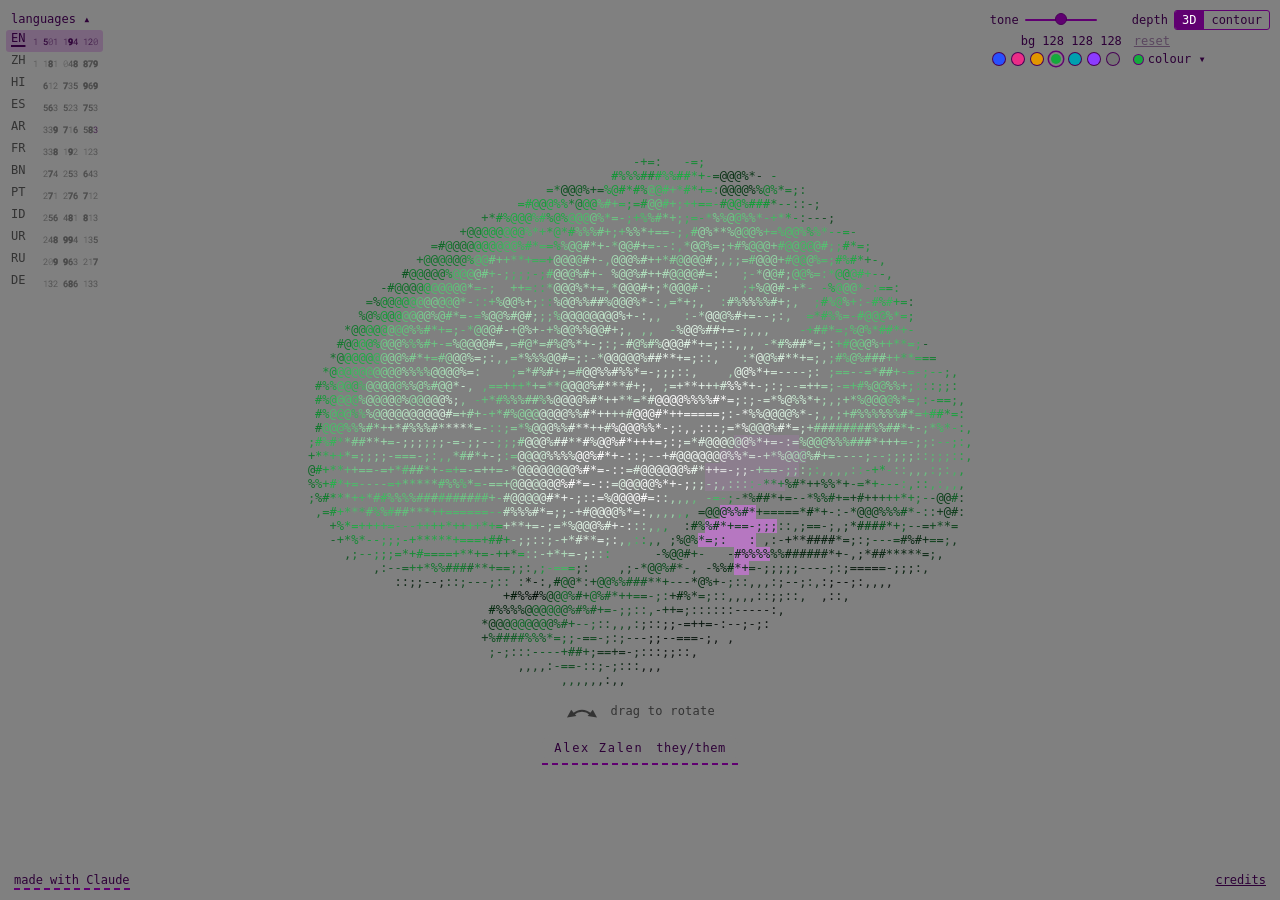
<file: index.html>
<!doctype html>
<html lang="en">
<head>
<meta charset="utf-8">
<meta name="viewport" content="width=device-width, initial-scale=1, viewport-fit=cover">
<title data-i18n="title.index">Alex Zalen</title>
<meta name="description" content="A rotatable ASCII brain." data-i18n-attr="content:meta.desc">
<meta name="theme-color" content="#808080">
<link rel="icon" href="data:,">
<script src="tone.js"></script>
<script src="version.js"></script>
<script src="i18n.js"></script>
<link rel="stylesheet" href="style.css">
</head>
<body>
<div id="ctl" role="group" aria-label="Display"><label>tone <input id="tone" type="range" min="0" max="255" value="128" aria-label="Background tone, dark to light"></label><div id="depth" role="radiogroup" aria-labelledby="depthlbl"><span id="depthlbl">depth</span><span class="seg"><button type="button" role="radio" id="d3" data-t="1" aria-checked="true" tabindex="0">3D</button><button type="button" role="radio" id="dc" data-t="0" aria-checked="false" tabindex="-1">contour</button></span></div><output id="rgb" for="tone">bg 128 128 128</output><button type="button" id="reset" aria-label="Reset tone, depth and colours to defaults" aria-disabled="true">reset</button><div id="pal" role="radiogroup" aria-label="Depth colours"></div><button type="button" id="more" aria-expanded="false" aria-controls="col" aria-label="More colour controls">colour</button><div id="col" role="group" aria-label="Colour" hidden><label class="opp"><span id="yblbl">yellow—blue</span> <input id="hyb" type="range" min="-100" max="100" step="1" value="-45" aria-label="Depth colour, yellow to blue"></label><label class="opp"><span id="grlbl">green—red</span> <input id="hgr" type="range" min="-100" max="100" step="1" value="-59" aria-label="Depth colour, green to red"></label><div id="bands" role="radiogroup" aria-labelledby="bandslbl"><span id="bandslbl">bands</span><span class="seg"><button type="button" role="radio" id="bsoft" data-b="0" aria-checked="true" tabindex="0">soft</button><button type="button" role="radio" id="bstep" data-b="100" aria-checked="false" tabindex="-1">stepped</button></span></div></div></div>
<main>
  <div id="stage">
    <div id="scene">
      <canvas id="brain" role="img" tabindex="0" aria-label="A rotatable 3D human brain drawn in text characters. Drag to rotate, or use the arrow keys." data-i18n-attr="aria-label:brain.aria"></canvas>
      <svg id="leaders" aria-hidden="true"></svg>
      <div id="labels"></div>
    </div>
    <p id="info" aria-hidden="true"></p><p id="info-sr" class="sr-only" aria-live="polite"></p>
    <p id="hint"><svg width="34" height="16" viewBox="0 0 34 16" aria-hidden="true"><path d="M8 11.5Q17 4 26 11.5" fill="none" stroke="currentColor" stroke-width="2" stroke-linecap="round"/><path d="M2 14.5L6.2 6.8L11.4 13Z M32 14.5L27.8 6.8L22.6 13Z" fill="currentColor"/></svg> <span data-i18n="hint">drag to rotate</span></p>
  </div>
  <div id="id">
    <button id="sig" type="button" aria-pressed="false" aria-label="Alex Zalen, they/them" title="show/hide bio around the brain" data-i18n-attr="title:sig.title"><span id="nm">Alex Zalen</span> <span class="pr">they/them</span></button>
    <p id="contact" hidden><span data-i18n="contact">contact:</span> <a href="mailto:alex.zalen@ru.nl" aria-label="alex.zalen@ru.nl"><span id="ct">alex.zalen@ru.nl</span></a></p>
    <ul id="bio" class="sr-only" aria-label="About Alex Zalen" data-i18n-attr="aria-label:bio.aria">
      <li>Alex Zalen (they/them)</li>
      <li data-i18n="bio.msc">Second-year master's student, Cognitive Neuroscience, Donders Institute, Radboud University.</li>
      <li data-i18n="bio.bg">Background: BA Philosophy of a Specific Discipline (Psychology), Erasmus University Rotterdam; BSc Psychology, Erasmus University Rotterdam; Computer Security Engineer, Saint Petersburg Electrotechnical University, Russia</li>
      <li data-i18n="bio.intern">Currently interning in the lab of Prof. Marius Peelen (Visual Cognitive Neuroscience) at the Donders Centre for Cognition (DCC), on a project about the parahippocampal place area (PPA).</li>
      <li><span data-i18n="bio.contact">Contact:</span> <a href="mailto:alex.zalen@ru.nl">alex.zalen@ru.nl</a></li>
    </ul>
  </div>
</main>
<footer>
  <span id="made" tabindex="0" aria-describedby="verpop" data-i18n="foot.made">made with Claude</span>
  <div id="verpop" hidden></div>
  <a href="credits.html" data-i18n="foot.credits">credits</a>
</footer>
<noscript><p class="ns">This page needs JavaScript to draw the brain.</p></noscript>
<script src="links.js"></script>
<script src="brain.js"></script>
</body>
</html>
</file>
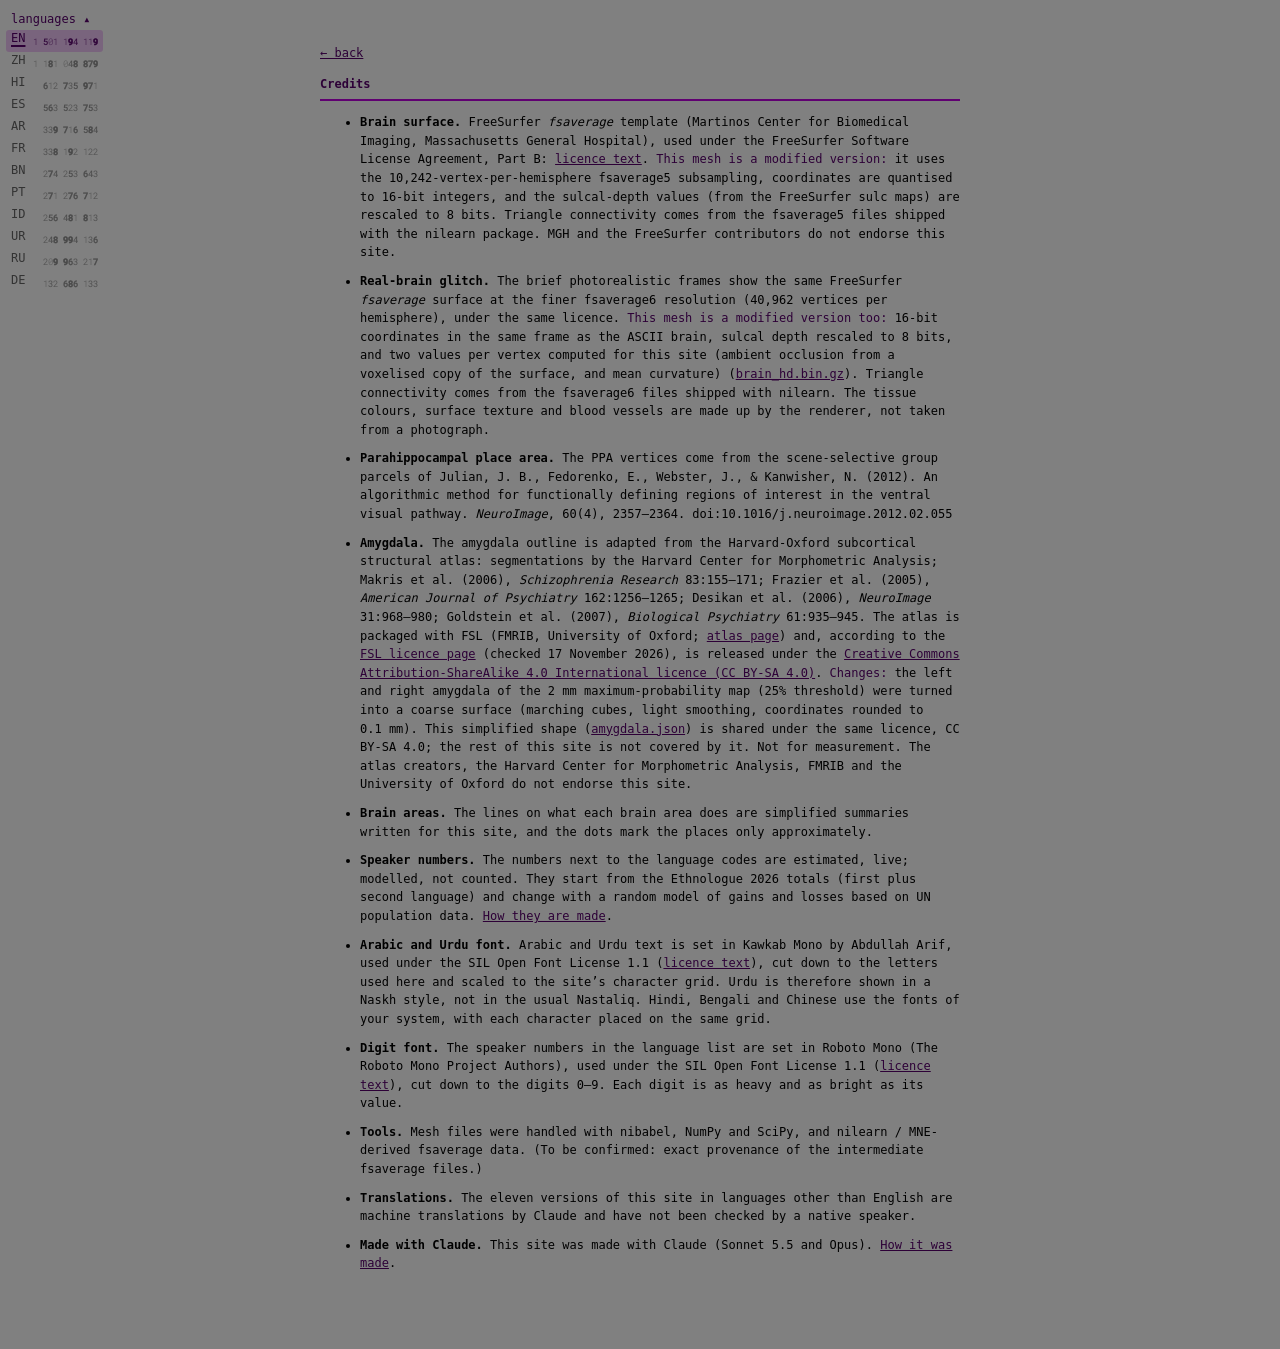
<file: credits.html>
<!doctype html>
<html lang="en"><head><meta charset="utf-8"><meta name="viewport" content="width=device-width, initial-scale=1">
<title data-i18n="title.credits">Credits</title><link rel="icon" href="data:,">
<script src="tone.js"></script><script src="i18n.js"></script><link rel="stylesheet" href="style.css"></head>
<body><div class="page">
<p data-i18n-html="credits.back"><a href="./">&larr; back</a></p>
<h1 data-i18n="credits.h1">Credits</h1>
<ul>
<li data-i18n-html="credits.brain"><strong>Brain surface.</strong> FreeSurfer <em>fsaverage</em> template (Martinos Center for Biomedical Imaging, Massachusetts General Hospital), used under the FreeSurfer Software License Agreement, Part B: <a href="LICENSES/FreeSurfer-LICENSE.txt">licence text</a>. <span class="mod">This mesh is a modified version:</span> it uses the 10,242-vertex-per-hemisphere fsaverage5 subsampling, coordinates are quantised to 16-bit integers, and the sulcal-depth values (from the FreeSurfer <code>sulc</code> maps) are rescaled to 8 bits. Triangle connectivity comes from the fsaverage5 files shipped with the nilearn package. MGH and the FreeSurfer contributors do not endorse this site.</li>
<li data-i18n-html="credits.glitch"><strong>Real-brain glitch.</strong> The brief photorealistic frames show the same FreeSurfer <em>fsaverage</em> surface at the finer fsaverage6 resolution (40,962 vertices per hemisphere), under the same licence. <span class="mod">This mesh is a modified version too:</span> 16-bit coordinates in the same frame as the ASCII brain, sulcal depth rescaled to 8 bits, and two values per vertex computed for this site (ambient occlusion from a voxelised copy of the surface, and mean curvature) (<a href="brain_hd.bin.gz">brain_hd.bin.gz</a>). Triangle connectivity comes from the fsaverage6 files shipped with nilearn. The tissue colours, surface texture and blood vessels are made up by the renderer, not taken from a photograph.</li>
<li data-i18n-html="credits.ppa"><strong>Parahippocampal place area.</strong> The PPA vertices come from the scene-selective group parcels of Julian, J. B., Fedorenko, E., Webster, J., &amp; Kanwisher, N. (2012). An algorithmic method for functionally defining regions of interest in the ventral visual pathway. <em>NeuroImage</em>, 60(4), 2357&ndash;2364. doi:10.1016/j.neuroimage.2012.02.055</li>
<li data-i18n-html="credits.amy"><strong>Amygdala.</strong> The amygdala outline is adapted from the Harvard-Oxford subcortical structural atlas: segmentations by the Harvard Center for Morphometric Analysis; Makris et al. (2006), <em>Schizophrenia Research</em> 83:155&ndash;171; Frazier et al. (2005), <em>American Journal of Psychiatry</em> 162:1256&ndash;1265; Desikan et al. (2006), <em>NeuroImage</em> 31:968&ndash;980; Goldstein et al. (2007), <em>Biological Psychiatry</em> 61:935&ndash;945. The atlas is packaged with FSL (FMRIB, University of Oxford; <a href="https://fsl.fmrib.ox.ac.uk/fsl/docs/other/datasets.html">atlas page</a>) and, according to the <a href="https://fsl.fmrib.ox.ac.uk/fsl/docs/license.md">FSL licence page</a> (checked 17 November 2026), is released under the <a href="https://creativecommons.org/licenses/by-sa/4.0/">Creative Commons Attribution-ShareAlike 4.0 International licence (CC BY-SA 4.0)</a>. <span class="mod">Changes:</span> the left and right amygdala of the 2&nbsp;mm maximum-probability map (25% threshold) were turned into a coarse surface (marching cubes, light smoothing, coordinates rounded to 0.1&nbsp;mm). This simplified shape (<a href="amygdala.json">amygdala.json</a>) is shared under the same licence, CC BY-SA 4.0; the rest of this site is not covered by it. Not for measurement. The atlas creators, the Harvard Center for Morphometric Analysis, FMRIB and the University of Oxford do not endorse this site.</li>
<li data-i18n-html="credits.areas"><strong>Brain areas.</strong> The lines on what each brain area does are simplified summaries written for this site, and the dots mark the places only approximately.</li>
<li data-i18n-html="credits.lang"><strong>Speaker numbers.</strong> The numbers next to the language codes are estimated, live; modelled, not counted. They start from the Ethnologue 2026 totals (first plus second language) and change with a random model of gains and losses based on UN population data. <a href="provenance.html#live">How they are made</a>.</li>
<li data-i18n-html="credits.font"><strong>Arabic and Urdu font.</strong> Arabic and Urdu text is set in Kawkab Mono by Abdullah Arif, used under the SIL Open Font License 1.1 (<a href="LICENSES/KawkabMono-OFL.txt">licence text</a>), cut down to the letters used here and scaled to the site&rsquo;s character grid. Urdu is therefore shown in a Naskh style, not in the usual Nastaliq. Hindi, Bengali and Chinese use the fonts of your system, with each character placed on the same grid.</li>
<li data-i18n-html="credits.digits"><strong>Digit font.</strong> The speaker numbers in the language list are set in Roboto Mono (The Roboto Mono Project Authors), used under the SIL Open Font License 1.1 (<a href="LICENSES/RobotoMono-OFL.txt">licence text</a>), cut down to the digits 0–9. Each digit is as heavy and as bright as its value.</li>
<li data-i18n-html="credits.tools"><strong>Tools.</strong> Mesh files were handled with nibabel, NumPy and SciPy, and nilearn / MNE-derived fsaverage data. (To be confirmed: exact provenance of the intermediate fsaverage files.)</li>
<li data-i18n-html="credits.tr"><strong>Translations.</strong> The eleven versions of this site in languages other than English are machine translations by Claude and have not been checked by a native speaker.</li>
<li data-i18n-html="credits.claude"><strong>Made with Claude.</strong> This site was made with Claude (Sonnet 5.5 and Opus). <a href="provenance.html">How it was made</a>.</li>
</ul>
</div></body></html>
</file>
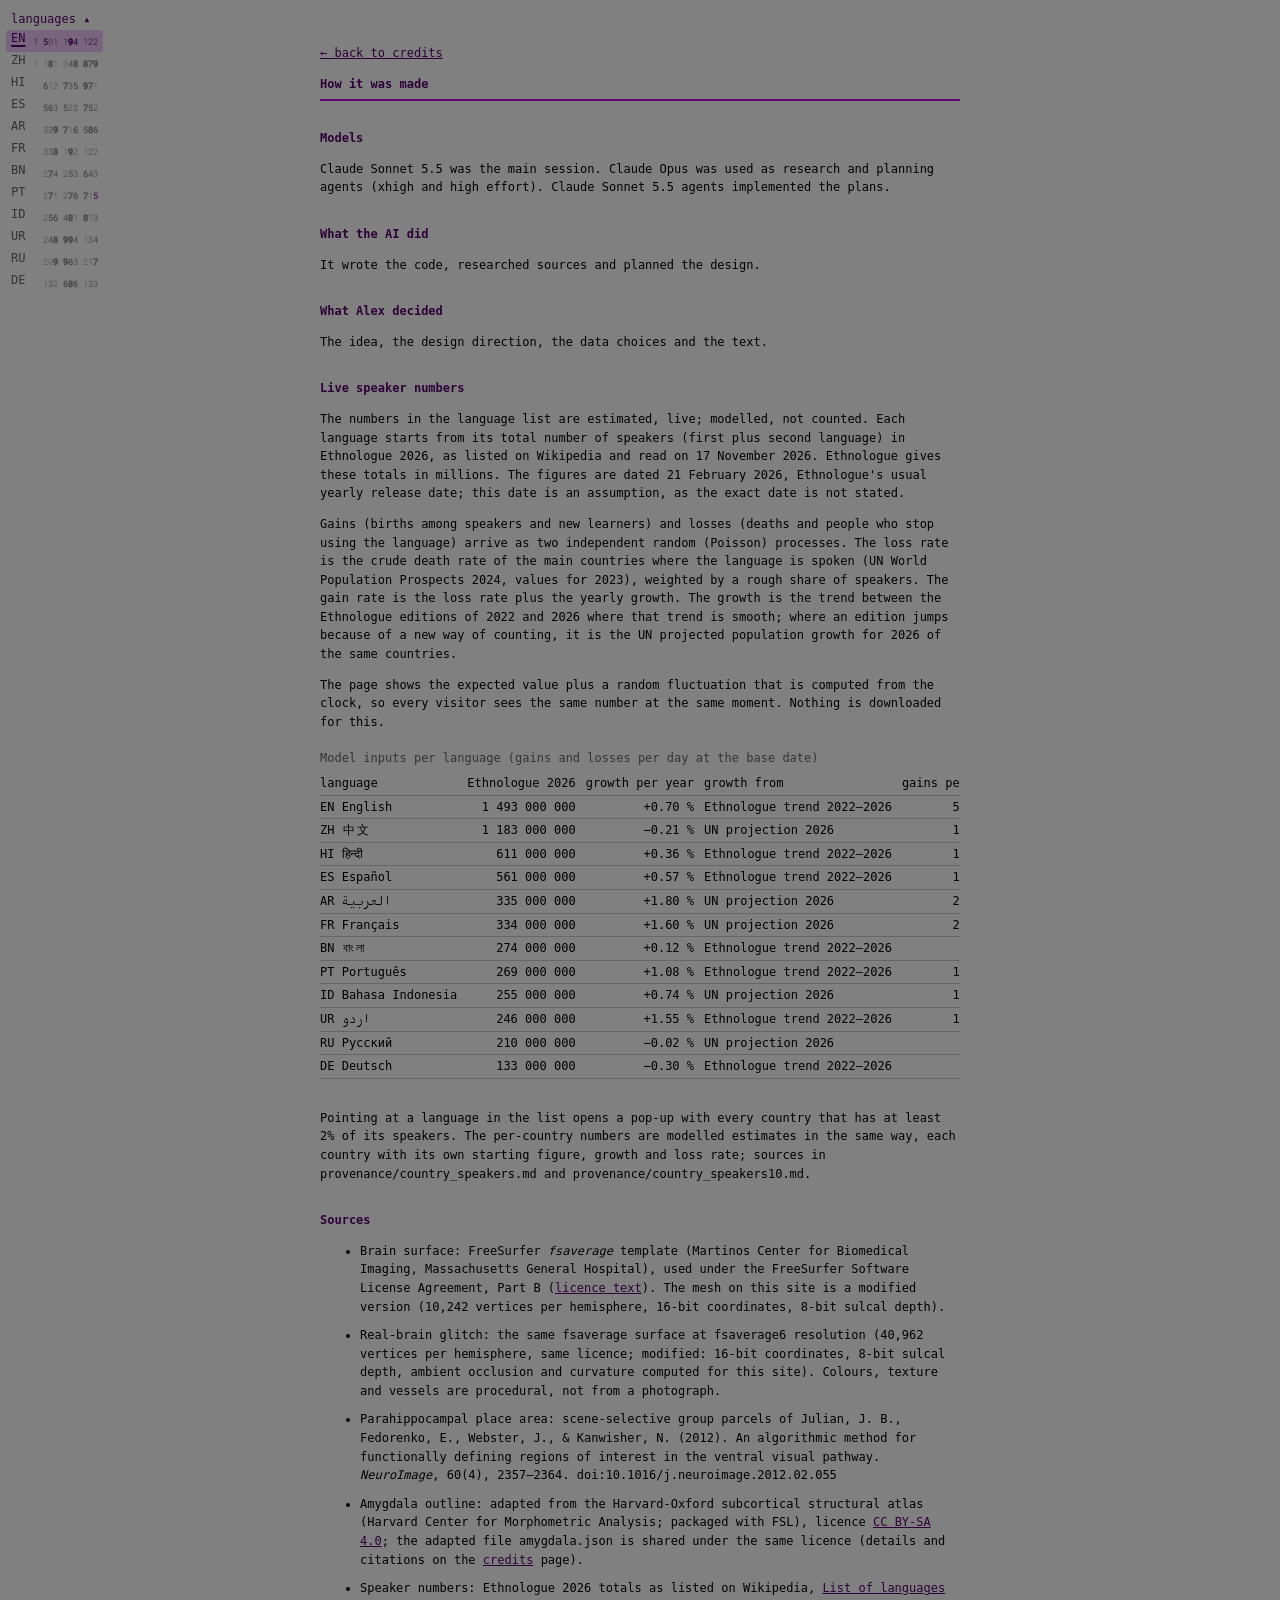
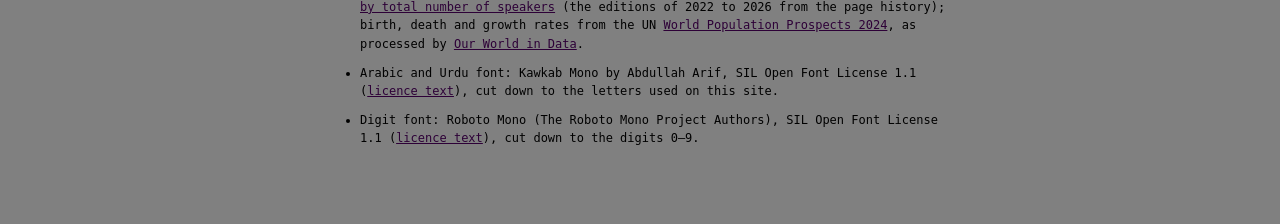
<file: provenance.html>
<!-- DRAFT: Alex to review before publishing -->
<!doctype html>
<html lang="en"><head><meta charset="utf-8"><meta name="viewport" content="width=device-width, initial-scale=1">
<title data-i18n="title.prov">How it was made</title><link rel="icon" href="data:,">
<script src="tone.js"></script><script src="i18n.js"></script><link rel="stylesheet" href="style.css"></head>
<body><div class="page">
<p data-i18n-html="prov.back"><a href="credits.html">&larr; back to credits</a></p>
<h1 data-i18n="prov.h1">How it was made</h1>
<h2 data-i18n="prov.h.models">Models</h2>
<p data-i18n="prov.models">Claude Sonnet 5.5 was the main session. Claude Opus was used as research and planning agents (xhigh and high effort). Claude Sonnet 5.5 agents implemented the plans.</p>
<h2 data-i18n="prov.h.ai">What the AI did</h2>
<p data-i18n="prov.ai">It wrote the code, researched sources and planned the design.</p>
<h2 data-i18n="prov.h.alex">What Alex decided</h2>
<p data-i18n="prov.alex">The idea, the design direction, the data choices and the text.</p>
<h2 id="live" data-i18n="prov.h.live">Live speaker numbers</h2>
<p data-i18n="prov.live1">The numbers in the language list are estimated, live; modelled, not counted. Each language starts from its total number of speakers (first plus second language) in Ethnologue 2026, as listed on Wikipedia and read on 17 November 2026. Ethnologue gives these totals in millions. The figures are dated 21 February 2026, Ethnologue's usual yearly release date; this date is an assumption, as the exact date is not stated.</p>
<p data-i18n="prov.live2">Gains (births among speakers and new learners) and losses (deaths and people who stop using the language) arrive as two independent random (Poisson) processes. The loss rate is the crude death rate of the main countries where the language is spoken (UN World Population Prospects 2024, values for 2023), weighted by a rough share of speakers. The gain rate is the loss rate plus the yearly growth. The growth is the trend between the Ethnologue editions of 2022 and 2026 where that trend is smooth; where an edition jumps because of a new way of counting, it is the UN projected population growth for 2026 of the same countries.</p>
<p data-i18n="prov.live3">The page shows the expected value plus a random fluctuation that is computed from the clock, so every visitor sees the same number at the same moment. Nothing is downloaded for this.</p>
<div class="tw"><table id="livetab"></table></div>
<p data-i18n="prov.live4">Pointing at a language in the list opens a pop-up with every country that has at least 2% of its speakers. The per-country numbers are modelled estimates in the same way, each country with its own starting figure, growth and loss rate; sources in provenance/country_speakers.md and provenance/country_speakers10.md.</p>
<h2 data-i18n="prov.h.src">Sources</h2>
<ul>
<li data-i18n-html="prov.src1">Brain surface: FreeSurfer <em>fsaverage</em> template (Martinos Center for Biomedical Imaging, Massachusetts General Hospital), used under the FreeSurfer Software License Agreement, Part B (<a href="LICENSES/FreeSurfer-LICENSE.txt">licence text</a>). The mesh on this site is a modified version (10,242 vertices per hemisphere, 16-bit coordinates, 8-bit sulcal depth).</li>
<li data-i18n-html="prov.src6">Real-brain glitch: the same fsaverage surface at fsaverage6 resolution (40,962 vertices per hemisphere, same licence; modified: 16-bit coordinates, 8-bit sulcal depth, ambient occlusion and curvature computed for this site). Colours, texture and vessels are procedural, not from a photograph.</li>
<li data-i18n-html="prov.src2">Parahippocampal place area: scene-selective group parcels of Julian, J. B., Fedorenko, E., Webster, J., &amp; Kanwisher, N. (2012). An algorithmic method for functionally defining regions of interest in the ventral visual pathway. <em>NeuroImage</em>, 60(4), 2357&ndash;2364. doi:10.1016/j.neuroimage.2012.02.055</li>
<li data-i18n-html="prov.src3">Amygdala outline: adapted from the Harvard-Oxford subcortical structural atlas (Harvard Center for Morphometric Analysis; packaged with FSL), licence <a href="https://creativecommons.org/licenses/by-sa/4.0/">CC BY-SA 4.0</a>; the adapted file amygdala.json is shared under the same licence (details and citations on the <a href="credits.html">credits</a> page).</li>
<li data-i18n-html="prov.src4">Speaker numbers: Ethnologue 2026 totals as listed on Wikipedia, <a href="https://en.wikipedia.org/wiki/List_of_languages_by_total_number_of_speakers">List of languages by total number of speakers</a> (the editions of 2022 to 2026 from the page history); birth, death and growth rates from the UN <a href="https://population.un.org/wpp/">World Population Prospects 2024</a>, as processed by <a href="https://ourworldindata.org/">Our World in Data</a>.</li>
<li data-i18n-html="prov.src5">Arabic and Urdu font: Kawkab Mono by Abdullah Arif, SIL Open Font License 1.1 (<a href="LICENSES/KawkabMono-OFL.txt">licence text</a>), cut down to the letters used on this site.</li>
<li data-i18n-html="prov.src7">Digit font: Roboto Mono (The Roboto Mono Project Authors), SIL Open Font License 1.1 (<a href="LICENSES/RobotoMono-OFL.txt">licence text</a>), cut down to the digits 0–9.</li>
</ul>
</div></body></html>
</file>
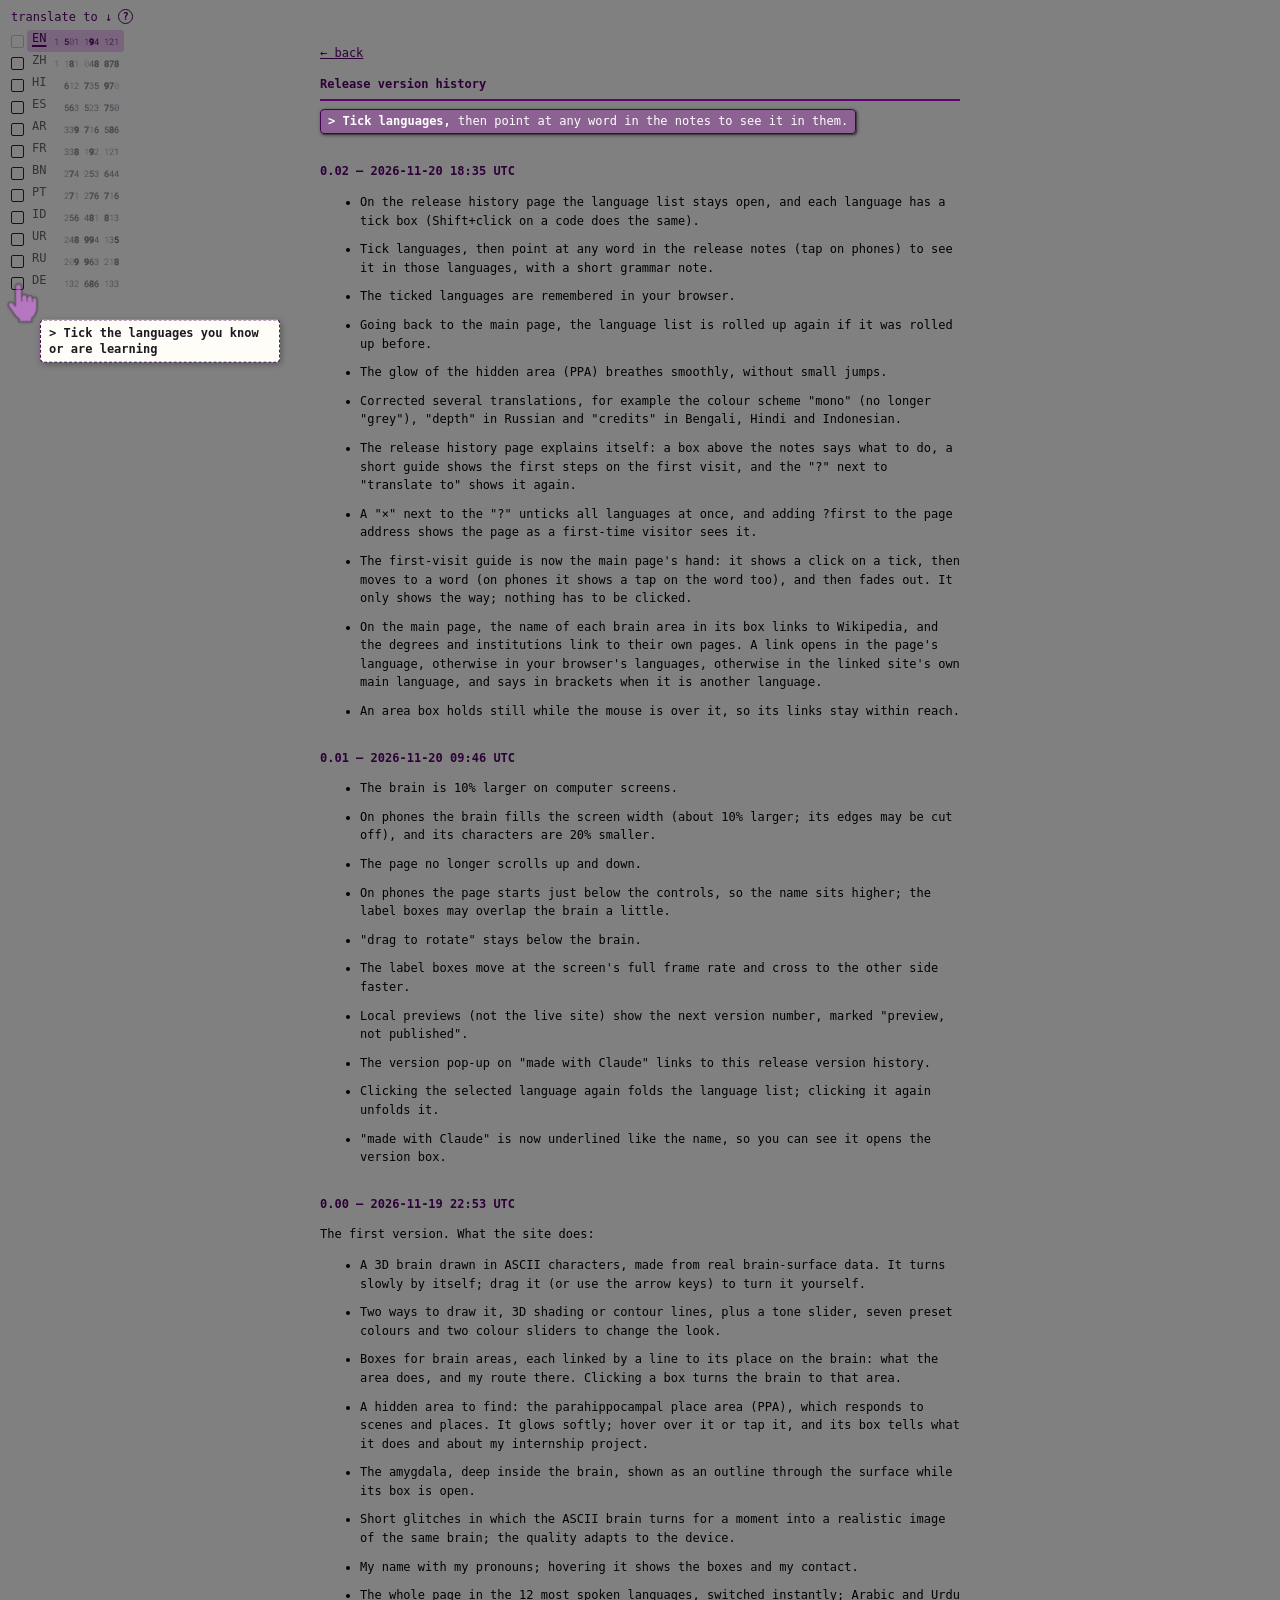
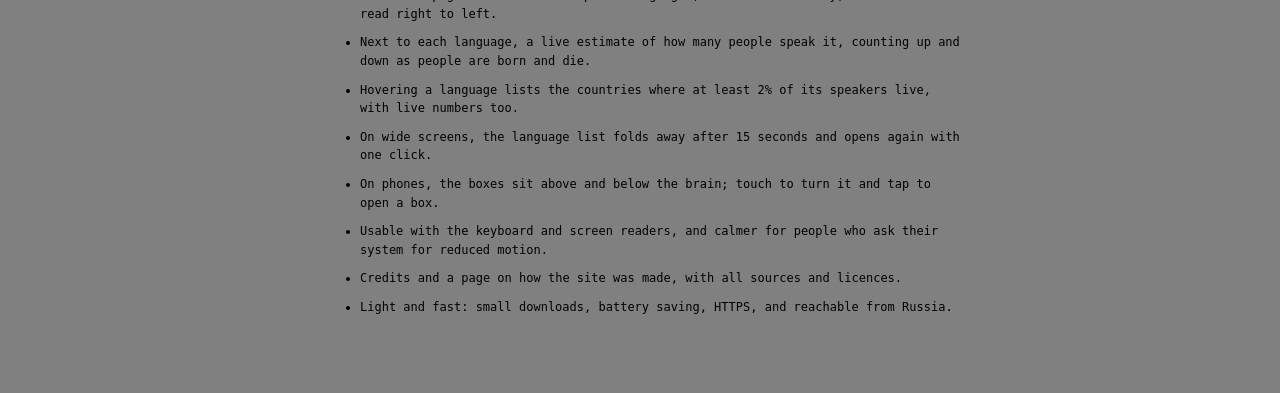
<file: releases.html>
<!doctype html>
<html lang="en"><head><meta charset="utf-8"><meta name="viewport" content="width=device-width, initial-scale=1">
<title data-i18n="title.rel">Release version history</title><link rel="icon" href="data:,">
<script src="tone.js"></script><script src="version.js"></script><script src="releases.js"></script><script src="i18n.js"></script><script src="relhover.js"></script><link rel="stylesheet" href="style.css"><link rel="stylesheet" href="relhover.css"></head>
<body><div class="page">
<p data-i18n-html="credits.back"><a href="./">&larr; back</a></p>
<h1 data-i18n="rel.h1">Release version history</h1>
<!-- the versions, newest first: drawn by i18n.js (relDraw) from releases.js, which tools/build_releases.py builds from RELEASES.md -->
<div id="rellist"></div>
</div></body></html>
</file>
<file: style.css>
@font-face{font-family:Kawkab Mono;src:url(KawkabMono-Regular.sub.woff2) format("woff2");font-weight:100 600;font-display:swap;unicode-range:U+0600-06FF,U+200C-200F,U+FB50-FDFF,U+FE70-FEFF;size-adjust:86%;ascent-override:105%;descent-override:45%}@font-face{font-family:Kawkab Mono;src:url(KawkabMono-Bold.sub.woff2) format("woff2");font-weight:700 900;font-display:swap;unicode-range:U+0600-06FF,U+200C-200F,U+FB50-FDFF,U+FE70-FEFF;size-adjust:86%;ascent-override:105%;descent-override:45%}@font-face{font-family:Speaker Digits;src:url(RobotoMono-digits.woff2) format("woff2");font-weight:100 700;font-display:swap;unicode-range:U+0020,U+0030-0039}:root{--bg:rgb(128,128,128);--fg:rgb(0,0,0);--ink:0,0,0;--dim:rgb(51,51,51);--border:rgb(102,102,102);--foot:rgb(70,70,70);--foot-a:rgb(45,45,45);--card-fg:rgb(19,19,19);--pill:rgba(128,128,128,.85);--card:rgba(128,128,128,.96);--accent:255,230,0;--halo:rgba(255,230,0,.35);--link:rgb(0,30,150);--line:rgb(255,180,220);--accent-deep:rgb(150,0,120);--accent-on:rgb(0,0,0);--accent-soft:rgba(255,180,220,.22);--lsh:rgba(0,0,0,.32);--lbl-bg:rgba(112,112,112,.92);--lbl-fg:rgb(255,255,255);--lbl-dim:rgb(255,255,255);color-scheme:light;--fs:12px;--font:"Kawkab Mono", ui-monospace, "SF Mono", Menlo, Consolas, "DejaVu Sans Mono", "Courier New", "PingFang SC", "Hiragino Sans GB", "Microsoft YaHei", "Noto Sans CJK SC", "Noto Sans SC", "Kohinoor Devanagari", "Devanagari Sangam MN", "Nirmala UI", "Mangal", "Noto Sans Devanagari", "Kohinoor Bangla", "Bangla Sangam MN", "Vrinda", "Noto Sans Bengali", "Geeza Pro", "Noto Naskh Arabic", "Noto Nastaliq Urdu", monospace}button,input,output,code,mark{font-family:inherit}*{box-sizing:border-box;font-size:var(--fs)}::selection{background:var(--line);color:var(--accent-on)}html,body{caret-color:var(--line)}html,body{margin:0;background:var(--bg);color:var(--fg);font-family:var(--font);overflow-x:hidden}body{min-height:100vh;min-height:100svh;display:flex;flex-direction:column;align-items:center}main{flex:1;width:100%;display:flex;flex-direction:column;align-items:center;justify-content:center;padding:16px 12px 56px}#stage{position:relative;width:100%;display:flex;flex-direction:column;align-items:center}canvas{display:block;position:absolute;left:0;cursor:grab;touch-action:none;user-select:none;-webkit-user-select:none}canvas.grabbing{cursor:grabbing}#hint{position:absolute;left:0;right:0;margin:0;text-align:center;letter-spacing:.02em;pointer-events:none;transition:opacity .3s}#info{order:-1;margin:0 0 6px;min-height:1.5em;line-height:1.5;max-width:100%;text-align:center;letter-spacing:.02em;color:var(--link);opacity:0;padding:0 12px;pointer-events:none;transition:opacity .3s}#info.on{opacity:1}#hint{bottom:calc(var(--sb, 0px) - 4px);color:var(--dim);z-index:0}html,body{overflow-x:clip}#hint.gone{opacity:0}#id{position:relative;pointer-events:none;margin-top:18px;display:flex;flex-direction:column;align-items:center;width:100%}#sig{position:relative;font:inherit;letter-spacing:.14em;text-transform:none;background:none;border:0;padding:8px 12px;cursor:pointer;opacity:1;color:var(--link);border-bottom:2px dashed var(--line);font-family:var(--font);pointer-events:auto;isolation:isolate}#sig:before,#contact:before{content:"";position:absolute;inset:2px 0;z-index:-1;border-radius:10px;background:var(--plate);pointer-events:none}#sig:hover,#sig:focus-visible,#sig[aria-pressed=true]{opacity:1;border-bottom-style:solid;outline:none}#sig:focus-visible{outline:2px solid var(--line);outline-offset:2px}mark.ph{background:#ffe600;color:#000;padding:0 3px;border-radius:2px}footer{position:fixed;left:0;right:0;bottom:0;padding:10px 14px calc(10px + env(safe-area-inset-bottom));display:flex;justify-content:space-between;color:var(--link);pointer-events:none}footer a{color:var(--link);text-decoration:underline;pointer-events:auto}footer a:hover,footer a:focus-visible{color:var(--accent-deep)}#made{pointer-events:auto;cursor:pointer;color:var(--link);border-bottom:2px dashed var(--line);padding-bottom:1px}#made:hover,#made:focus-visible,#made.open{border-bottom-style:solid}#made:focus-visible{outline:2px solid var(--line);outline-offset:2px}.ns{color:var(--dim)}.page{max-width:680px;margin:0 auto;padding:32px 20px 64px;line-height:1.55;width:100%}.page a{color:var(--link)}.page h1,.page h2{font-weight:700;color:var(--link)}.page h1{border-bottom:2px solid var(--line);padding-bottom:6px}.page h2{margin-top:28px}.page li{margin-bottom:10px}.page .rel h2 .vn{direction:ltr;unicode-bidi:isolate;font-variant-numeric:tabular-nums}.page .rel.prev h2{color:var(--dim)}.page .mod{color:var(--link)}.sr-only{position:absolute;width:1px;height:1px;margin:-1px;padding:0;overflow:hidden;clip:rect(0,0,0,0);white-space:nowrap;border:0}#ghost{position:fixed;left:0;top:0;z-index:5;pointer-events:none;opacity:0;overflow:visible;will-change:transform,opacity;filter:drop-shadow(0 1px 1.5px var(--lsh))}#ghost .gf{fill:rgb(var(--accent));stroke:#18101c;stroke-opacity:.6;stroke-width:1;stroke-linejoin:round}#ghost .gk{fill:none;stroke:#18101c;stroke-opacity:.6;stroke-width:.8;stroke-linecap:round}#sig .pr{letter-spacing:.04em;color:var(--link);margin-left:4px}#contact{pointer-events:auto;position:relative;isolation:isolate;padding:2px 10px;margin:2px 0 0;color:var(--ct-fg, var(--dim))}#contact a{color:var(--ct-link, var(--link));text-decoration:underline;pointer-events:auto}#contact a:hover{text-decoration:underline}#contact a:focus-visible{outline:2px solid var(--line);outline-offset:2px}#contact[hidden]{display:block;opacity:0;pointer-events:none}canvas:focus-visible{outline:2px solid var(--line);outline-offset:2px}#scene{position:relative;flex:none;margin:var(--st, 0px) 0 var(--sb, 0px)}#labels,#leaders{position:absolute;inset:0;width:100%;height:100%;overflow:visible;pointer-events:none}#leaders line{stroke:var(--line);stroke-width:1.5}#leaders circle{fill:var(--line)}#leaders .shl{stroke:var(--lsh);stroke-width:3.5;stroke-linecap:round;fill:none}#leaders .shd{fill:var(--lsh)}#leaders .in{stroke:var(--line);stroke-width:1.6;stroke-dasharray:1.5 3.5;stroke-linecap:round;fill:none}#leaders .shi{stroke:var(--lsh);stroke-width:2.6;stroke-dasharray:1.5 3.5;stroke-linecap:round;fill:none}#leaders circle.ring{fill:none;stroke:var(--line);stroke-width:1.6}#leaders .shd.ring{fill:none;stroke:var(--lsh);stroke-width:2.4}.lbl{pointer-events:auto;cursor:pointer;position:absolute;left:0;top:0;width:max-content;max-width:190px;padding:3px 7px 4px;border:1.5px solid var(--accent-deep);border-radius:4px;background:var(--lbl-bg);color:var(--lbl-fg);line-height:1.35;overflow-wrap:anywhere;opacity:0;visibility:hidden;will-change:transform,opacity;transform-origin:center;box-shadow:1px 1px 0 0 var(--lsh),1px 1px 3px 1px var(--lsh);overflow:hidden}.lbl b{font-weight:700;display:block}.lbl small{display:block;color:var(--lbl-dim)}.lbl b:after{content:"▾";position:absolute;left:50%;bottom:2px;transform:translate(-50%);height:11px;min-width:26px;text-align:center;font-size:11px;line-height:11px;font-weight:400;color:var(--lbl-fg);border-top:1px solid color-mix(in srgb,var(--lbl-fg) 40%,transparent)}.lbl:not(.m-open):not(.rto:not(.m-rest)){padding-bottom:15px}.lbl.rto:not(.m-rest) b:after,.lbl.m-open b:after{content:none}.lbl .rt{display:none;margin-top:3px;padding-top:3px;border-top:1px solid color-mix(in srgb,var(--lbl-fg) 40%,transparent)}.lbl.rto .rt,.lbl.m-open .rt{display:block}.lbl.m-rest .rt{display:none}.lbl .rl{display:block}.lbl .rt i{font-style:normal;color:var(--lbl-dim)}.lbl .rest{visibility:hidden}.cur{position:relative;visibility:hidden}.cur:before{content:"";position:absolute;left:0;top:0;width:.55em;height:1em;background:var(--line, currentColor)}.cur-on>.cur{visibility:visible;animation:blink 1.06s steps(1) infinite}.sel{background:rgb(var(--accent));color:#000}@keyframes blink{50%{opacity:0}}.lbl.pop{animation:lblpop .5s ease-out}@keyframes lblpop{0%{scale:.6}60%{scale:1.08}to{scale:1}}#ctl{position:fixed;top:8px;right:10px;z-index:6;display:grid;grid-template-columns:auto auto;gap:2px 10px;color:var(--link);padding-top:env(safe-area-inset-top)}#ctl label{display:flex;align-items:center;gap:6px}#ctl input{-webkit-appearance:none;appearance:none;width:72px;height:24px;margin:0;background:transparent;accent-color:rgb(var(--accent));cursor:pointer}#ctl input::-webkit-slider-runnable-track{height:2px;background:var(--line);border-radius:1px}#ctl input::-moz-range-track{height:2px;background:var(--line);border-radius:1px}#ctl input::-webkit-slider-thumb{-webkit-appearance:none;box-sizing:border-box;width:12px;height:12px;border-radius:50%;background:var(--line);border:1.5px solid var(--accent-deep);margin-top:-6px}#ctl input::-moz-range-thumb{box-sizing:border-box;width:12px;height:12px;border-radius:50%;background:var(--line);border:1.5px solid var(--accent-deep)}#ctl input:focus-visible{outline:2px solid var(--line);outline-offset:2px}#depth,#bands{display:flex;align-items:center;gap:6px}#depth .seg,#bands .seg{display:inline-flex;border:1px solid var(--line);border-radius:3px;overflow:hidden}#depth button,#bands button{font:inherit;color:inherit;background:none;border:0;margin:0;padding:2px 7px;cursor:pointer;white-space:nowrap}#depth button+button,#bands button+button{border-left:1px solid var(--line)}#depth button[aria-checked=true],#bands button[aria-checked=true]{background:var(--line);color:var(--accent-on)}#depth button:not([aria-checked=true]):hover,#bands button:not([aria-checked=true]):hover{background:var(--accent-soft)}#depth button:focus-visible,#bands button:focus-visible{outline:2px solid var(--line);outline-offset:2px}#reset{grid-column:2;justify-self:start;font:inherit;color:inherit;background:none;border:0;padding:0 2px;margin:0;text-decoration:underline;cursor:pointer;opacity:.45}#reset[aria-disabled=false]{opacity:1;color:var(--link)}#reset[aria-disabled=true]{cursor:default}#reset:focus-visible{outline:2px solid var(--line);outline-offset:2px}#rgb{grid-column:1;text-align:right;font-variant-numeric:tabular-nums}#pal{grid-column:1;justify-self:end;display:flex;align-items:center;gap:1px}#pal button{position:relative;width:18px;height:18px;padding:0;margin:0;border:0;border-radius:50%;background:none;cursor:pointer}#pal button:before{content:"";position:absolute;inset:3px;border-radius:50%;background:var(--sw);box-shadow:0 0 0 1px var(--accent-deep)}#pal button[aria-checked=true]:before{inset:4px;box-shadow:0 0 0 2px var(--bg),0 0 0 3.5px var(--line)}#pal button:hover:before{box-shadow:0 0 0 1.5px var(--line)}#pal button[aria-checked=true]:hover:before{box-shadow:0 0 0 2px var(--bg),0 0 0 3.5px var(--line)}#pal button:focus-visible{outline:2px solid var(--line);outline-offset:1px}#more{grid-column:2;justify-self:start;font:inherit;color:inherit;background:none;border:0;padding:0 2px;margin:0;cursor:pointer}#more:before{content:"";display:inline-block;width:9px;height:9px;margin-right:5px;border-radius:50%;background:var(--hue, var(--dim));box-shadow:0 0 0 1px var(--line);vertical-align:-1px}#more:after{content:" ▾"}#more[aria-expanded=true]:after{content:" ▴"}#more:focus-visible{outline:2px solid var(--line);outline-offset:2px}#col{position:absolute;top:100%;right:0;z-index:7;display:grid;grid-template-columns:auto auto;justify-items:end;gap:2px 16px;padding:4px 0 4px 8px;background:var(--card);border-radius:4px}#col[hidden]{display:none}#col label{display:flex;align-items:center;gap:6px;white-space:nowrap}#col .opp input{background:linear-gradient(var(--line),var(--line)) center / 1px 10px no-repeat}@media (max-width:520px){#col{grid-template-columns:auto}#col>*{grid-column:auto}}#hint svg{vertical-align:middle;margin-right:4px;animation:sway 1.6s ease-in-out 3}@keyframes sway{50%{transform:translate(3px)}}@media (prefers-reduced-motion: reduce){.lbl.pop,#hint svg{animation:none}.cur-on>.cur{animation:none}}@media (max-width:899px){main{padding-top:54px}}@media (max-width:520px){#info{min-height:3em}}@media (max-width:520px),(max-height:760px){footer{position:static;width:100%}main{padding-bottom:16px}}.gc{display:inline-block;width:2ch;text-align:center;text-indent:0;white-space:nowrap}.gw{white-space:nowrap}.gw,.gh{unicode-bidi:isolate;direction:ltr}a .gc{text-decoration:underline;text-decoration-thickness:inherit;text-underline-offset:inherit}:lang(ar) #info,:lang(ur) #info,:lang(ar) #hint,:lang(ur) #hint{letter-spacing:0}#lang{--rail:0;position:absolute;top:8px;left:6px;z-index:8;padding-top:env(safe-area-inset-top);color:var(--dim)}#lang ul{list-style:none;margin:0;padding:0}#lang li button{font:inherit;color:inherit;background:none;border:0;margin:0;padding:1px 5px;min-height:22px;display:flex;align-items:baseline;gap:1ch;cursor:pointer;border-radius:3px}#lang .lc{width:2ch}#lang .ln{font-size:9px;width:13ch;text-align:right;white-space:pre;color:var(--dim);opacity:.75;position:relative;top:.35em;font-variant-numeric:tabular-nums}#lang .ln{font-family:"Speaker Digits",var(--font)}#lang .ln .dg,#langpop .ln .dg{--k:1;font-size:inherit;font-weight:calc(250 + 450 * var(--k));font-variation-settings:"wght" calc(250 + 450 * var(--k));opacity:calc(.73 + .27 * var(--k));transition:font-weight .6s ease,font-variation-settings .6s ease,-webkit-text-stroke-width .6s ease,opacity .6s ease,color .6s ease}#lang .ln .dg,#langpop .ln .dg{-webkit-text-stroke:calc(max(0,var(--k) - .5)*.9px) currentColor}#lang .ln .dg.tk{color:var(--link);opacity:1;transition:none}#langpop .ln .dg.tk{color:var(--line);opacity:1;transition:none}@media (prefers-reduced-motion: reduce){#lang .ln .dg,#lang .ln .dg.tk,#langpop .ln .dg,#langpop .ln .dg.tk{transition:none}#lang .ln .dg.tk,#langpop .ln .dg.tk{color:inherit;opacity:calc(.73 + .27 * var(--k))}}#lang li button[aria-current]{color:var(--link);background:var(--accent-soft);cursor:default}#lang li button[aria-current] .lc{text-decoration:underline;text-decoration-thickness:1.5px;text-underline-offset:3px}#lang li button[aria-current] .ln{color:var(--link);opacity:1}#lang li button:not([aria-current]):hover{color:var(--link)}#lang button:focus-visible{outline:2px solid var(--line);outline-offset:1px}#lang .cur-btn{font:inherit;color:var(--link);background:var(--accent-soft);border:0;border-radius:3px;margin:0;padding:0 5px;min-width:24px;min-height:24px;cursor:pointer;text-decoration:underline;text-decoration-thickness:1.5px;text-underline-offset:3px}#lang .cur-btn:after{content:" ▾";text-decoration:none;display:inline-block;margin-left:2px}#lang.open .cur-btn:after{content:" ▴"}#lang:not(.open) ul{display:none}#lang.open ul{position:absolute;top:calc(100% + 4px);left:0;padding:4px;background:var(--card);border-radius:4px;box-shadow:1px 1px 0 0 var(--lsh),1px 1px 3px 1px var(--lsh)}#langroll{display:none}@media (min-width:1180px) and (min-height:560px){#lang{--rail:1}#lang .cur-btn{display:none}#lang ul,#lang:not(.open) ul{display:block;position:static;padding:0;background:none;box-shadow:none}#langroll{display:block;position:relative;z-index:2;width:100%;min-height:22px;text-align:start;font:inherit;color:var(--link);background:var(--bg);border:0;margin:0;padding:1px 5px;cursor:pointer;white-space:nowrap}#langroll:after{content:" ▴"}#langroll[aria-expanded=false]:after{content:" ▾"}#langroll:focus-visible{outline:2px solid var(--line);outline-offset:1px}#lang li{position:relative;z-index:1;backface-visibility:visible}#lang li.lcur{z-index:3;background:var(--bg);border-radius:3px}#lang.rolled li:not(.lcur){display:none}}#langpop,#verpop{position:fixed;left:0;top:0;z-index:9;pointer-events:none;width:max-content;max-width:calc(100vw - 12px);padding:3px 7px 4px;border:1.5px solid var(--accent-deep);border-radius:4px;background:var(--lbl-bg);color:var(--lbl-fg);line-height:1.35;box-shadow:1px 1px 0 0 var(--lsh),1px 1px 3px 1px var(--lsh);transform-origin:left top}#langpop[dir=rtl]{transform-origin:right top}#verpop{transform-origin:left bottom}#verpop[dir=rtl]{transform-origin:right bottom}#langpop[hidden],#verpop[hidden]{display:none}#langpop.pop,#verpop.pop{animation:lblpop .5s ease-out}#langpop .lp-h b,#verpop .lp-h b{display:block;font-weight:700;white-space:nowrap}#langpop .lp-e,#verpop .lp-e{display:block;color:var(--lbl-dim)}#verpop .lp-e{white-space:nowrap}#verpop{pointer-events:auto}#verpop .lp-a{display:block;margin-top:5px;white-space:nowrap;color:inherit;text-decoration:underline;text-underline-offset:2px;pointer-events:auto;border-radius:2px}#verpop .lp-a:hover,#verpop .lp-a:focus-visible{color:var(--line)}#verpop .lp-a:focus-visible{outline:2px solid var(--line);outline-offset:1px}#verpop .vn{direction:ltr;unicode-bidi:isolate;font-variant-numeric:tabular-nums}#lpleader{position:fixed;left:0;top:0;width:100vw;height:100vh;z-index:8;pointer-events:none;overflow:visible}#lpleader line{stroke:var(--line);stroke-width:1.5;stroke-linecap:round}#lpleader line.shl{stroke:var(--lsh);stroke-width:3.5}#lpleader circle{fill:var(--line)}#lpleader circle.shd{fill:var(--lsh)}#langpop .lp-g{display:grid;grid-template-columns:auto auto;column-gap:2ch;align-items:baseline;margin-top:3px;padding-top:3px;border-top:1px solid color-mix(in srgb,var(--lbl-fg) 40%,transparent)}#langpop .lp-k{white-space:nowrap}#langpop .ln{font-family:"Speaker Digits",var(--font);font-size:9px;text-align:right;white-space:pre;direction:ltr;unicode-bidi:isolate;font-variant-numeric:tabular-nums}:lang(ar) #langpop,:lang(ur) #langpop,:lang(ar) #verpop,:lang(ur) #verpop{letter-spacing:0}@media (prefers-reduced-motion: reduce){#langpop.pop,#verpop.pop{animation:none}}@media (max-width:480px){#info{padding:0 34px}}.page .tw{overflow-x:auto;max-width:100%}.page table{border-collapse:collapse;margin:6px 0 18px}.page caption{caption-side:top;text-align:start;color:var(--dim);padding-bottom:4px}.page th,.page td{padding:2px 10px 2px 0;text-align:start;border-bottom:1px solid var(--border);white-space:nowrap;font-weight:400}.page tr:first-child th{white-space:normal;vertical-align:bottom}.page tr:first-child th{color:var(--link);font-weight:700}.page td.num{text-align:right;direction:ltr;font-variant-numeric:tabular-nums}@media (max-width:360px){#lang{left:3px}#lang .cur-btn{padding:0 4px}#lang .cur-btn:after{content:none}#ctl input{width:56px}#depthlbl{position:absolute;width:1px;height:1px;overflow:hidden;clip:rect(0,0,0,0);white-space:nowrap}}.lbl a{color:inherit;text-decoration:underline;text-decoration-color:var(--line);text-decoration-thickness:1.5px;text-underline-offset:2px;cursor:pointer}.lbl a:hover{text-decoration-thickness:2.5px}
</file>
<file: relhover.css>
#lang.pinned #langroll{display:none}#rhcol{color:var(--link);padding:1px 5px 3px;white-space:nowrap;min-height:22px}#lang.pinned li{display:flex;align-items:center;gap:3px}.rh-tk{flex:none;box-sizing:border-box;width:13px;height:13px;margin-inline-start:5px;border:1.5px solid var(--link);border-radius:2px;display:inline-grid;place-items:center;cursor:pointer;color:var(--bg);font-size:10px;line-height:1}.rh-tk.on{background:var(--link)}.rh-tk.on:after{content:"✓";font-size:10px}.rh-tk[aria-disabled=true]{opacity:.35;cursor:default;border-color:var(--dim);background:none}.rh-tk[aria-disabled=true]:after{content:none}.rh-tk:hover:not([aria-disabled]){box-shadow:0 0 0 2px var(--accent-soft)}.rh-tk:focus-visible{outline:2px solid var(--line);outline-offset:1px}@media (max-width:1179px),(max-height:559px){#lang.pinned{position:relative;top:auto;left:auto;width:100%;max-width:680px;padding:10px 14px 0}#lang.pinned .cur-btn{display:none}#lang.pinned ul,#lang.pinned:not(.open) ul{display:grid;grid-template-columns:repeat(auto-fill,minmax(150px,1fr));position:static;padding:0;background:none;box-shadow:none}.page:has(#rellist){padding-top:12px}}#rhnote{position:sticky;top:8px;z-index:4;width:fit-content;max-width:100%;box-sizing:border-box;margin:0 0 14px;padding:3px 7px 4px;border:1.5px solid var(--accent-deep);border-radius:4px;background:var(--lbl-bg);color:var(--lbl-fg);line-height:1.35;box-shadow:1px 1px 0 0 var(--lsh),1px 1px 3px 1px var(--lsh)}#rhnote:before{content:"> ";font-weight:700}#rhnote[dir=rtl]:before{content:"< "}#rhnote b{font-weight:700}#rhnote .rh-ln{color:var(--line);font-weight:700}#rhhelp,#rhclear{font:inherit;color:var(--link);background:none;border:1.5px solid var(--link);border-radius:50%;width:15px;height:15px;padding:0;margin-inline-start:6px;line-height:1;font-size:10px;font-weight:700;cursor:pointer;vertical-align:1px;display:inline-grid;place-items:center}#rhhelp:hover,#rhclear:hover{background:var(--accent-soft)}#rhhelp:focus-visible,#rhclear:focus-visible{outline:2px solid var(--line);outline-offset:1px}#rhclear{margin-inline-start:4px;font-size:12px}#rhclear[hidden]{display:none}#rhintro{position:fixed;left:0;top:0;z-index:10;pointer-events:none;will-change:transform,opacity}#rhintro[hidden]{display:none}#rhintro .rh-hand{position:absolute;overflow:visible;opacity:.5;filter:drop-shadow(0 1px 1.5px var(--lsh))}#rhintro .rh-hf{fill:rgb(var(--accent));stroke:#18101c;stroke-opacity:.6;stroke-width:1;stroke-linejoin:round}#rhintro .rh-hk{fill:none;stroke:#18101c;stroke-opacity:.6;stroke-width:.8;stroke-linecap:round}#rhintro .rh-ring{position:absolute;left:-12px;top:-12px;width:24px;height:24px;box-sizing:border-box;border-radius:50%;border:2.5px solid rgb(var(--accent));box-shadow:0 0 0 1px #18101c59,inset 0 0 0 1px #18101c59;opacity:0}#rhintro .rh-cap{position:absolute;width:max-content;max-width:min(240px,calc(100vw - 12px));pointer-events:auto;cursor:pointer;padding:4px 8px 5px;border:1.5px dashed var(--accent-deep);border-radius:4px;background:#fffdf7;color:#1d1b22;line-height:1.35;box-shadow:1px 2px 6px var(--lsh)}#rhintro .rh-cap b{font-weight:700}#rellist.rh-on .hw{cursor:default;border-radius:2px}#rellist.rh-on .hw:hover,#rellist .hw.hl{background:var(--accent-soft);box-shadow:0 1.5px 0 0 var(--line)}.rh-box{position:fixed;left:0;top:0;z-index:9;pointer-events:none;width:max-content;max-width:min(420px,calc(100vw - 12px));padding:3px 7px 4px;border:1.5px solid var(--accent-deep);border-radius:4px;background:var(--lbl-bg);color:var(--lbl-fg);line-height:1.35;box-shadow:1px 1px 0 0 var(--lsh),1px 1px 3px 1px var(--lsh)}.rh-box[hidden]{display:none}.rh-box b{font-weight:700}#rhpop .lp-h b{display:block}#rhpop .lp-e{display:block;color:var(--lbl-dim);opacity:.85}#rhpop .rh-g{display:grid;grid-template-columns:auto 1fr;column-gap:2ch;row-gap:1px;align-items:baseline;margin-top:3px;padding-top:3px;border-top:1px solid color-mix(in srgb,var(--lbl-fg) 40%,transparent)}#rhpop .rh-k{white-space:nowrap;opacity:.85}#rhpop .rh-v{font-weight:700;text-align:start}#rhpop .rh-v.rh-nil{font-weight:400;opacity:.75}:lang(ar) .rh-box,:lang(ur) .rh-box{letter-spacing:0}
</file>
